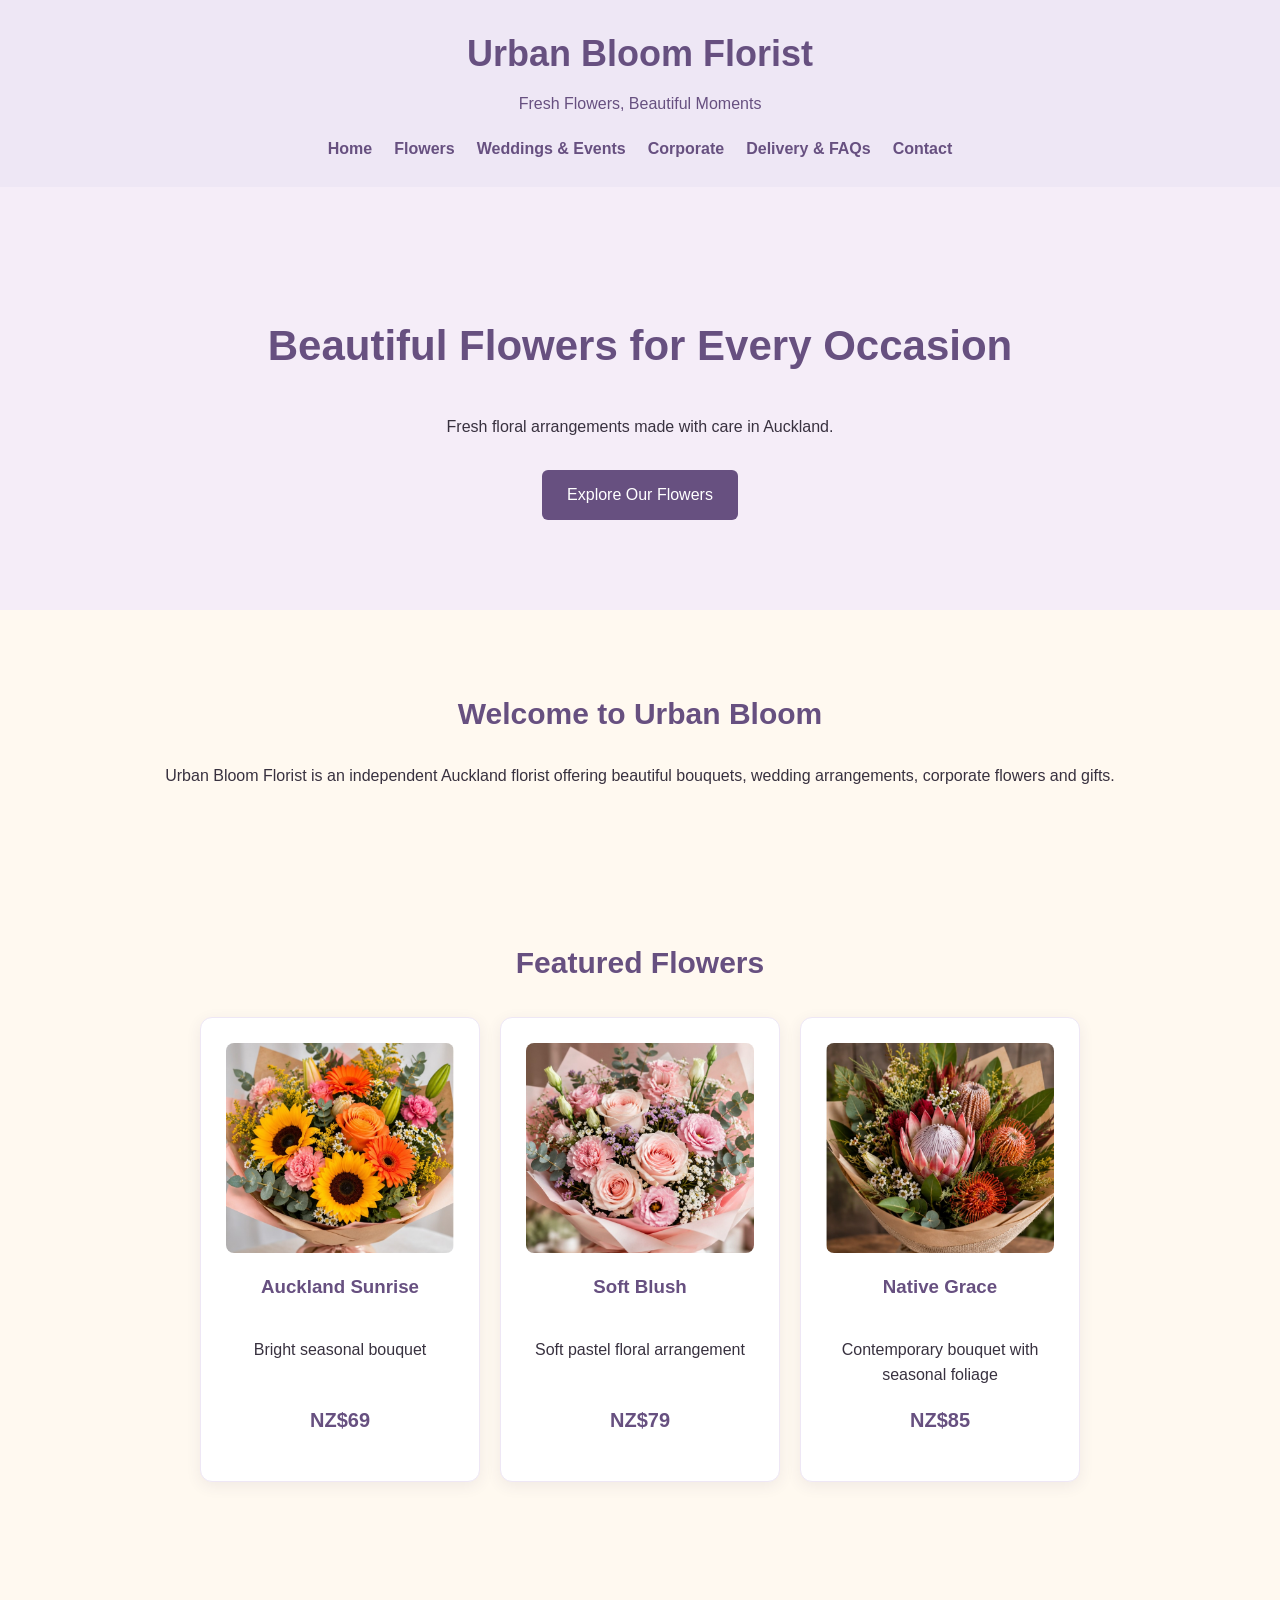
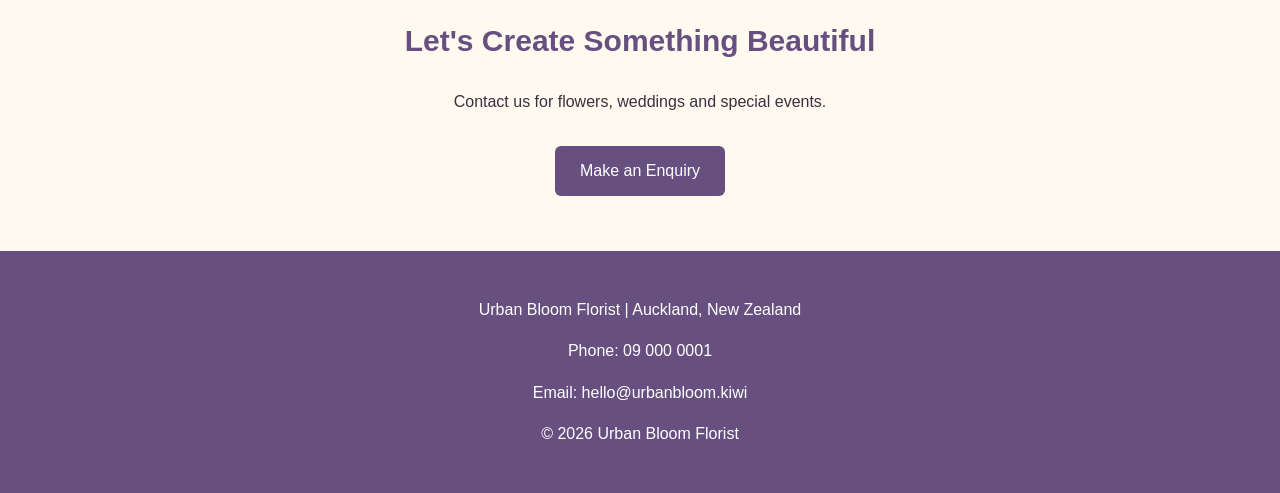
<file: index.html>
<!DOCTYPE html>
<html lang="en">
<head>
    <meta charset="UTF-8">
    <meta name="viewport" content="width=device-width, initial-scale=1.0">
    <title>Urban Bloom Florist | Auckland</title>
    <link rel="stylesheet" href="css/style.css">
</head>

<body>
    <header>
        <h1>Urban Bloom Florist</h1>
        <p>Fresh Flowers, Beautiful Moments</p>

        <nav aria-label="Main navigation">
            <a href="index.html">Home</a>
            <a href="flowers.html">Flowers</a>
            <a href="weddings.html">Weddings & Events</a>
            <a href="corporate.html">Corporate</a>
            <a href="delivery.html">Delivery & FAQs</a>
            <a href="contact.html">Contact</a>
        </nav>
    </header>

    <main>
        <section>
            <h2>Beautiful Flowers for Every Occasion</h2>
            <p>Fresh floral arrangements made with care in Auckland.</p>
            <a href="flowers.html">Explore Our Flowers</a>
        </section>

        <section>
            <h2>Welcome to Urban Bloom</h2>
            <p>
                Urban Bloom Florist is an independent Auckland
                florist offering beautiful bouquets, wedding
                arrangements, corporate flowers and gifts.
            </p>
        </section>
 
<section class="featured">
    <h2>Featured Flowers</h2>

    <div class="products">

        <article>
            <img src="images/auckland-sunrise.jpg"
                 alt="Colourful Auckland Sunrise bouquet">
            <h3>Auckland Sunrise</h3>
            <p>Bright seasonal bouquet</p>
            <p class="price">NZ$69</p>
        </article>

        <article>
            <img src="images/soft-blush.jpg"
                 alt="Soft pink floral bouquet">
            <h3>Soft Blush</h3>
            <p>Soft pastel floral arrangement</p>
            <p class="price">NZ$79</p>
        </article>

        <article>
            <img src="images/native-grace.jpg"
                 alt="Native-inspired bouquet with greenery">
            <h3>Native Grace</h3>
            <p>Contemporary bouquet with seasonal foliage</p>
            <p class="price">NZ$85</p>
        </article>

    </div>
</section>

        <section>
            <h2>Let's Create Something Beautiful</h2>
            <p>Contact us for flowers, weddings and special events.</p>
            <a href="contact.html">Make an Enquiry</a>
        </section>
    </main>

    <footer>
        <p>Urban Bloom Florist | Auckland, New Zealand</p>
        <p>Phone: 09 000 0001</p>
        <p>Email: hello@urbanbloom.kiwi</p>
        <p>&copy; 2026 Urban Bloom Florist</p>
    </footer>

    <script src="js/script.js"></script>
</body>
</html>
</file>
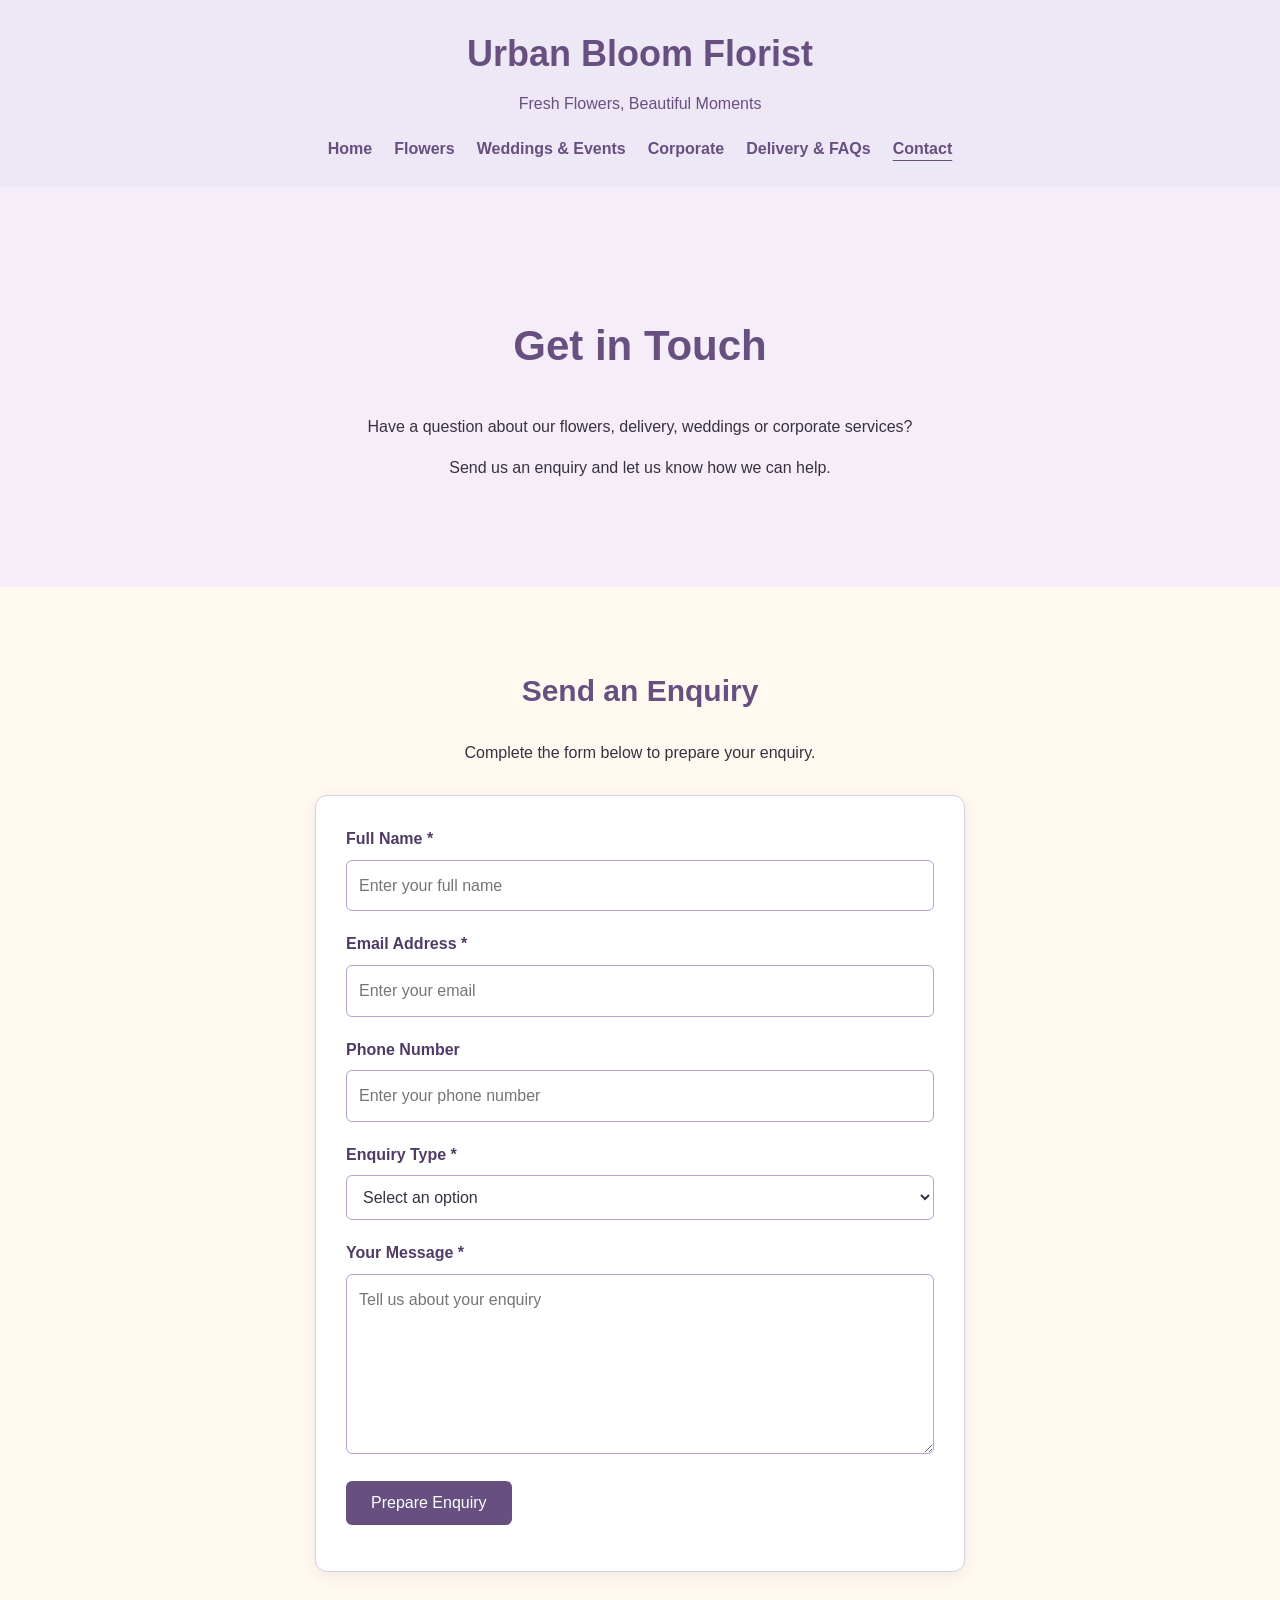
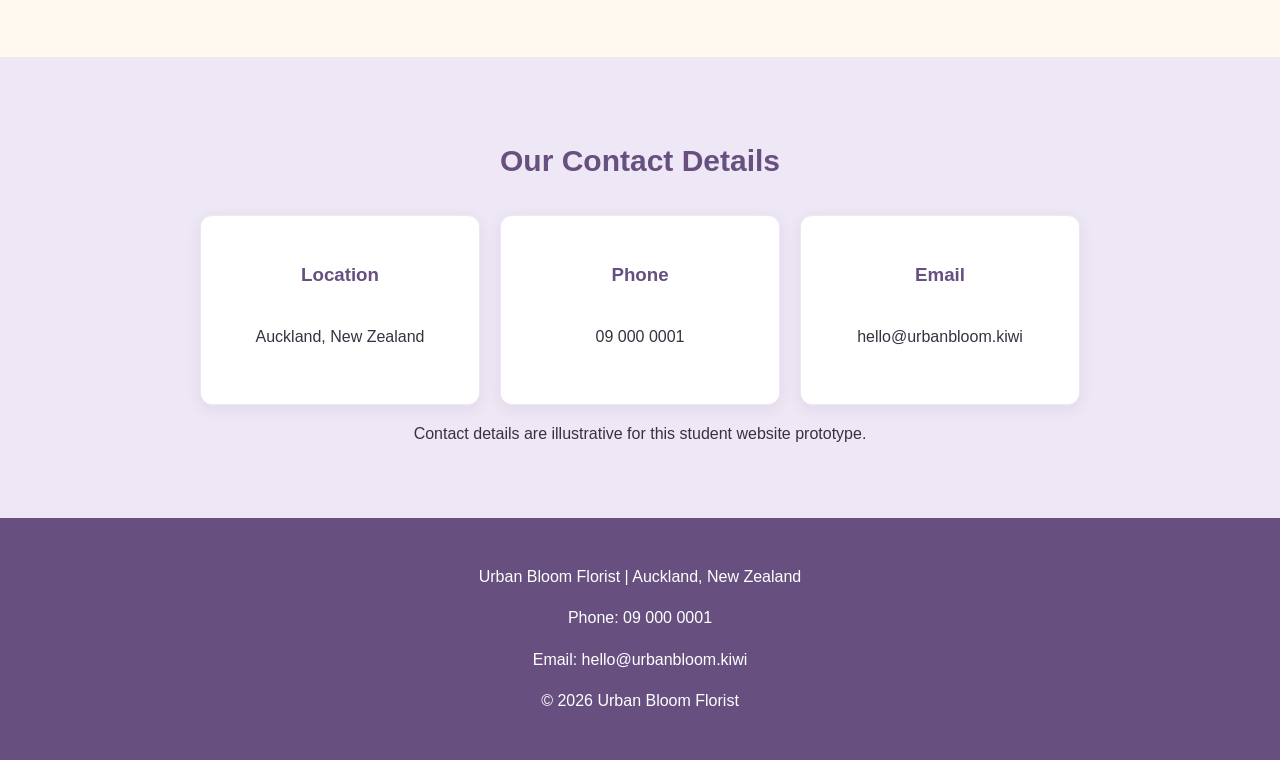
<file: contact.html>
<!DOCTYPE html>
<html lang="en">
<head>
    <meta charset="UTF-8">
    <meta name="viewport" content="width=device-width, initial-scale=1.0">
    <title>Contact Us | Urban Bloom Florist</title>
    <link rel="stylesheet" href="css/style.css">
</head>

<body>

<header>
    <h1>Urban Bloom Florist</h1>
    <p>Fresh Flowers, Beautiful Moments</p>

    <nav aria-label="Main navigation">
        <a href="index.html">Home</a>
        <a href="flowers.html">Flowers</a>
        <a href="weddings.html">Weddings & Events</a>
        <a href="corporate.html">Corporate</a>
        <a href="delivery.html">Delivery & FAQs</a>
        <a href="contact.html" aria-current="page">Contact</a>
    </nav>
</header>

<main>

    <section class="contact-intro">
        <h2>Get in Touch</h2>
        <p>
            Have a question about our flowers, delivery,
            weddings or corporate services?
        </p>
        <p>
            Send us an enquiry and let us know
            how we can help.
        </p>
    </section>

    <section class="contact-section">
        <h2>Send an Enquiry</h2>
        <p>Complete the form below to prepare your enquiry.</p>

        <form id="contactForm">

            <div class="form-group">
                <label for="fullName">Full Name *</label>
                <input type="text" id="fullName"
                       name="fullName"
                       placeholder="Enter your full name"
                       autocomplete="name"
                       required>
            </div>

            <div class="form-group">
                <label for="email">Email Address *</label>
                <input type="email" id="email"
                       name="email"
                       placeholder="Enter your email"
                       autocomplete="email"
                       required>
            </div>

            <div class="form-group">
                <label for="phone">Phone Number</label>
                <input type="tel" id="phone"
                       name="phone"
                       placeholder="Enter your phone number"
                       autocomplete="tel">
            </div>

            <div class="form-group">
                <label for="enquiryType">Enquiry Type *</label>
                <select id="enquiryType"
                        name="enquiryType" required>
                    <option value="">Select an option</option>
                    <option value="Flower Order">Flower Order</option>
                    <option value="Wedding & Event">Wedding & Event</option>
                    <option value="Corporate Flowers">Corporate Flowers</option>
                    <option value="Delivery">Delivery</option>
                    <option value="Other">Other</option>
                </select>
            </div>

            <div class="form-group">
                <label for="message">Your Message *</label>
                <textarea id="message"
                          name="message"
                          rows="6"
                          placeholder="Tell us about your enquiry"
                          required></textarea>
            </div>

            <button type="submit" class="submit-btn">
                Prepare Enquiry
            </button>

            <p id="formMessage" role="status" aria-live="polite"></p>

        </form>
    </section>

    <section class="contact-details">
        <h2>Our Contact Details</h2>

        <div class="products">
            <article>
                <h3>Location</h3>
                <p>Auckland, New Zealand</p>
            </article>

            <article>
                <h3>Phone</h3>
                <p>09 000 0001</p>
            </article>

            <article>
                <h3>Email</h3>
                <p>hello@urbanbloom.kiwi</p>
            </article>
        </div>

        <p>
            Contact details are illustrative for this
            student website prototype.
        </p>
    </section>

</main>

<footer>
    <p>Urban Bloom Florist | Auckland, New Zealand</p>
    <p>Phone: 09 000 0001</p>
    <p>Email: hello@urbanbloom.kiwi</p>
    <p>&copy; 2026 Urban Bloom Florist</p>
</footer>

<script src="js/script.js"></script>

</body>
</html>
</file>
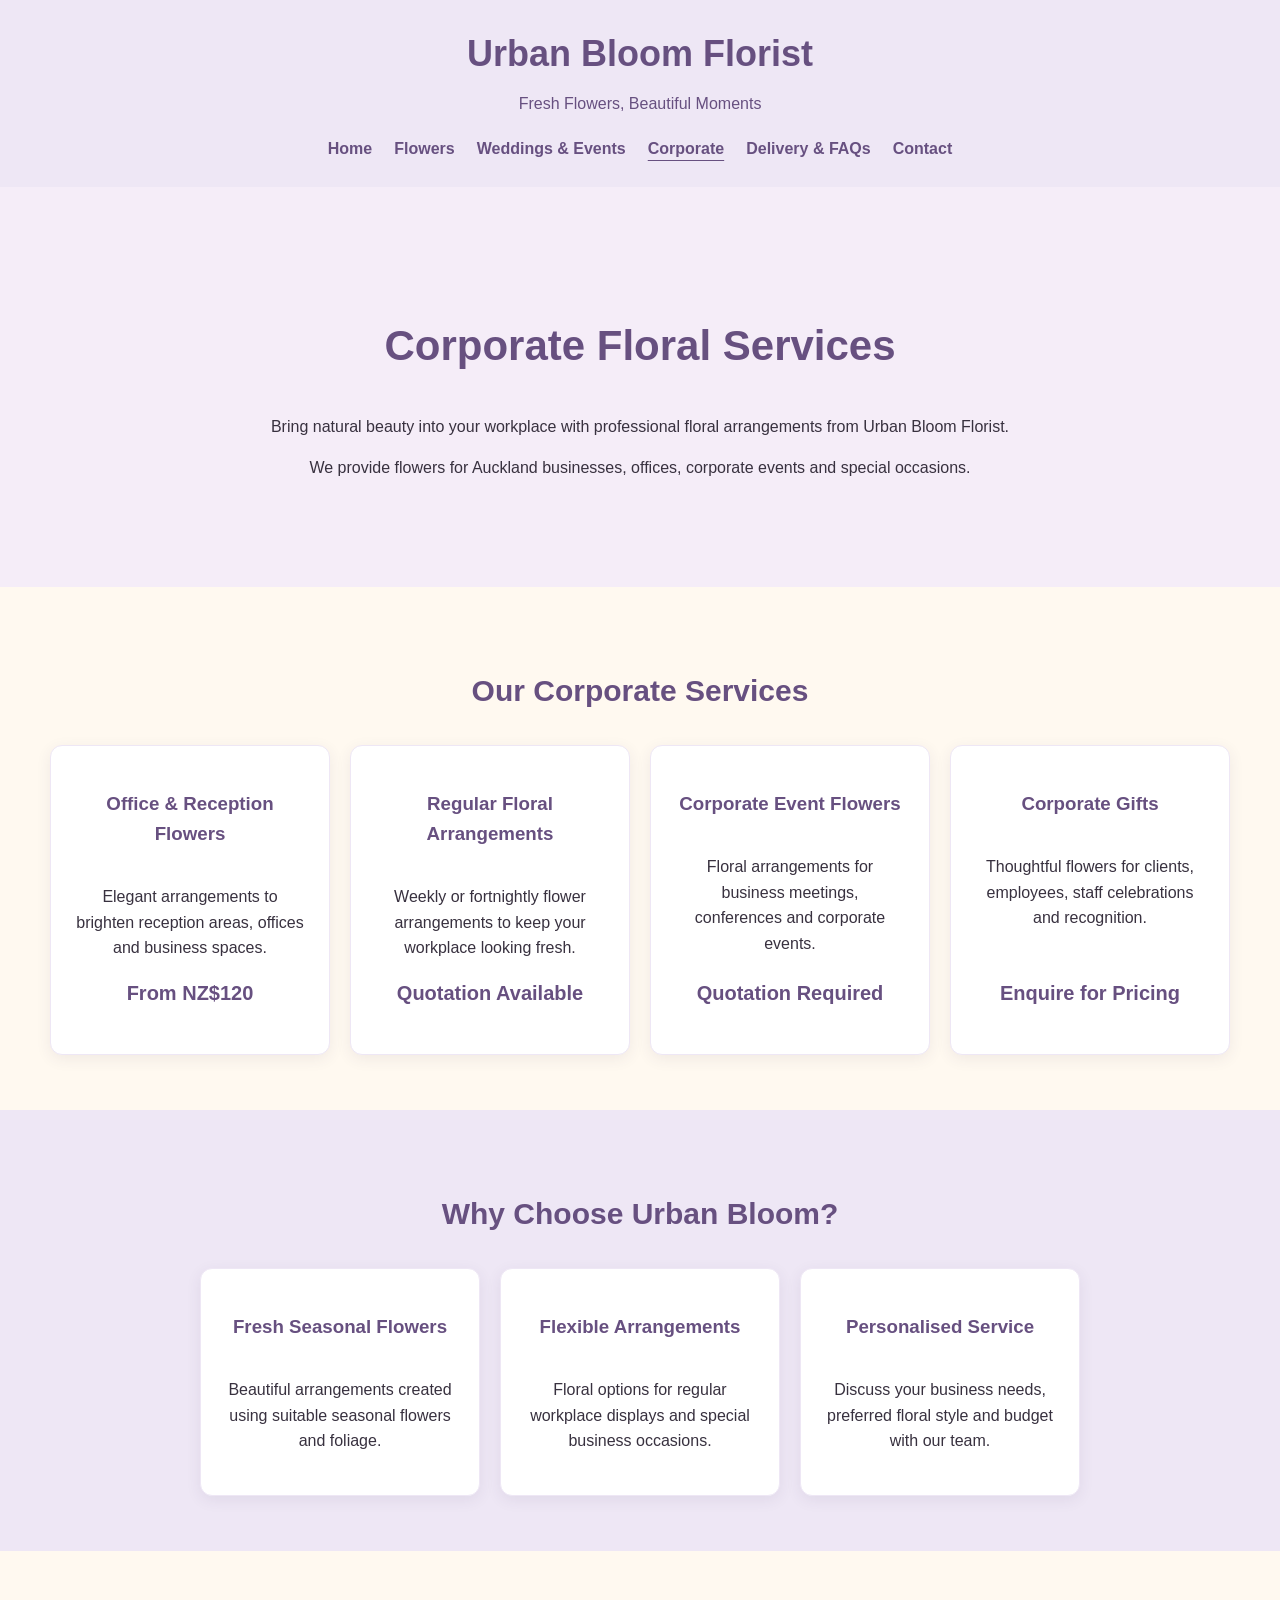
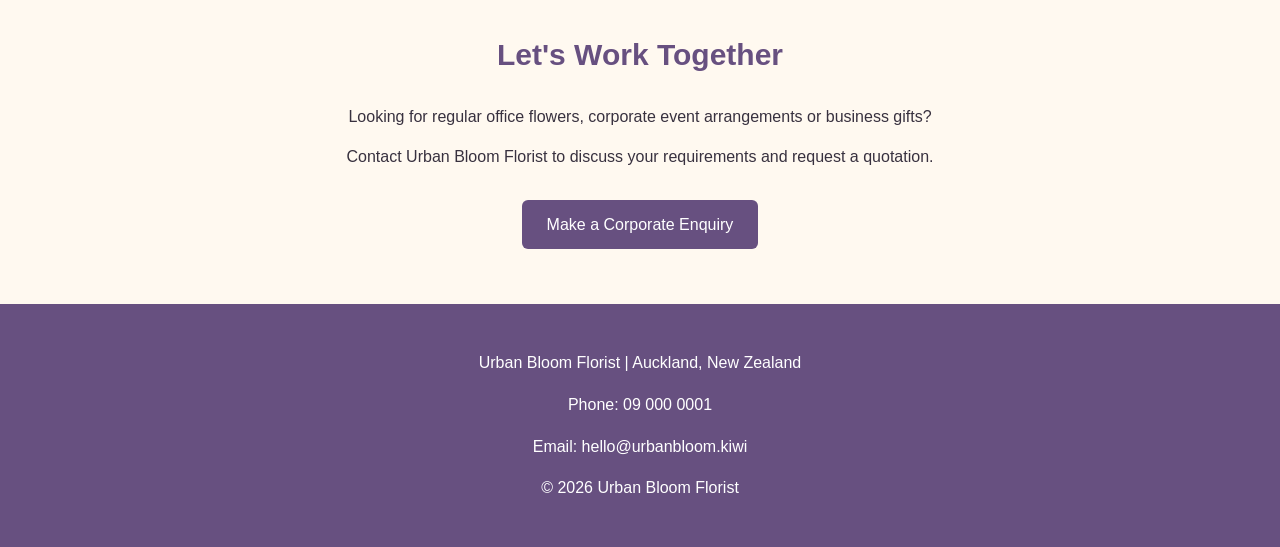
<file: corporate.html>
<!DOCTYPE html>
<html lang="en">
<head>
    <meta charset="UTF-8">
    <meta name="viewport" content="width=device-width, initial-scale=1.0">
    <title>Corporate Flowers | Urban Bloom Florist</title>
    <link rel="stylesheet" href="css/style.css">
</head>

<body>

<header>
    <h1>Urban Bloom Florist</h1>
    <p>Fresh Flowers, Beautiful Moments</p>

    <nav aria-label="Main navigation">
        <a href="index.html">Home</a>
        <a href="flowers.html">Flowers</a>
        <a href="weddings.html">Weddings & Events</a>
        <a href="corporate.html" aria-current="page">Corporate</a>
        <a href="delivery.html">Delivery & FAQs</a>
        <a href="contact.html">Contact</a>
    </nav>
</header>

<main>

    <section class="corporate-intro">
        <h2>Corporate Floral Services</h2>
        <p>
            Bring natural beauty into your workplace with
            professional floral arrangements from Urban Bloom Florist.
        </p>
        <p>
            We provide flowers for Auckland businesses,
            offices, corporate events and special occasions.
        </p>
    </section>

    <section class="corporate-services">
        <h2>Our Corporate Services</h2>

        <div class="products">

            <article>
                <h3>Office & Reception Flowers</h3>
                <p>
                    Elegant arrangements to brighten reception
                    areas, offices and business spaces.
                </p>
                <p class="price">From NZ$120</p>
            </article>

            <article>
                <h3>Regular Floral Arrangements</h3>
                <p>
                    Weekly or fortnightly flower arrangements
                    to keep your workplace looking fresh.
                </p>
                <p class="price">Quotation Available</p>
            </article>

            <article>
                <h3>Corporate Event Flowers</h3>
                <p>
                    Floral arrangements for business meetings,
                    conferences and corporate events.
                </p>
                <p class="price">Quotation Required</p>
            </article>

            <article>
                <h3>Corporate Gifts</h3>
                <p>
                    Thoughtful flowers for clients, employees,
                    staff celebrations and recognition.
                </p>
                <p class="price">Enquire for Pricing</p>
            </article>

        </div>
    </section>

    <section class="corporate-benefits">
        <h2>Why Choose Urban Bloom?</h2>

        <div class="products">

            <article>
                <h3>Fresh Seasonal Flowers</h3>
                <p>
                    Beautiful arrangements created using
                    suitable seasonal flowers and foliage.
                </p>
            </article>

            <article>
                <h3>Flexible Arrangements</h3>
                <p>
                    Floral options for regular workplace
                    displays and special business occasions.
                </p>
            </article>

            <article>
                <h3>Personalised Service</h3>
                <p>
                    Discuss your business needs, preferred
                    floral style and budget with our team.
                </p>
            </article>

        </div>
    </section>

    <section class="corporate-contact">
        <h2>Let's Work Together</h2>

        <p>
            Looking for regular office flowers, corporate
            event arrangements or business gifts?
        </p>

        <p>
            Contact Urban Bloom Florist to discuss your
            requirements and request a quotation.
        </p>

        <a href="contact.html">Make a Corporate Enquiry</a>
    </section>

</main>

<footer>
    <p>Urban Bloom Florist | Auckland, New Zealand</p>
    <p>Phone: 09 000 0001</p>
    <p>Email: hello@urbanbloom.kiwi</p>
    <p>&copy; 2026 Urban Bloom Florist</p>
</footer>

<script src="js/script.js"></script>

</body>
</html>
</file>
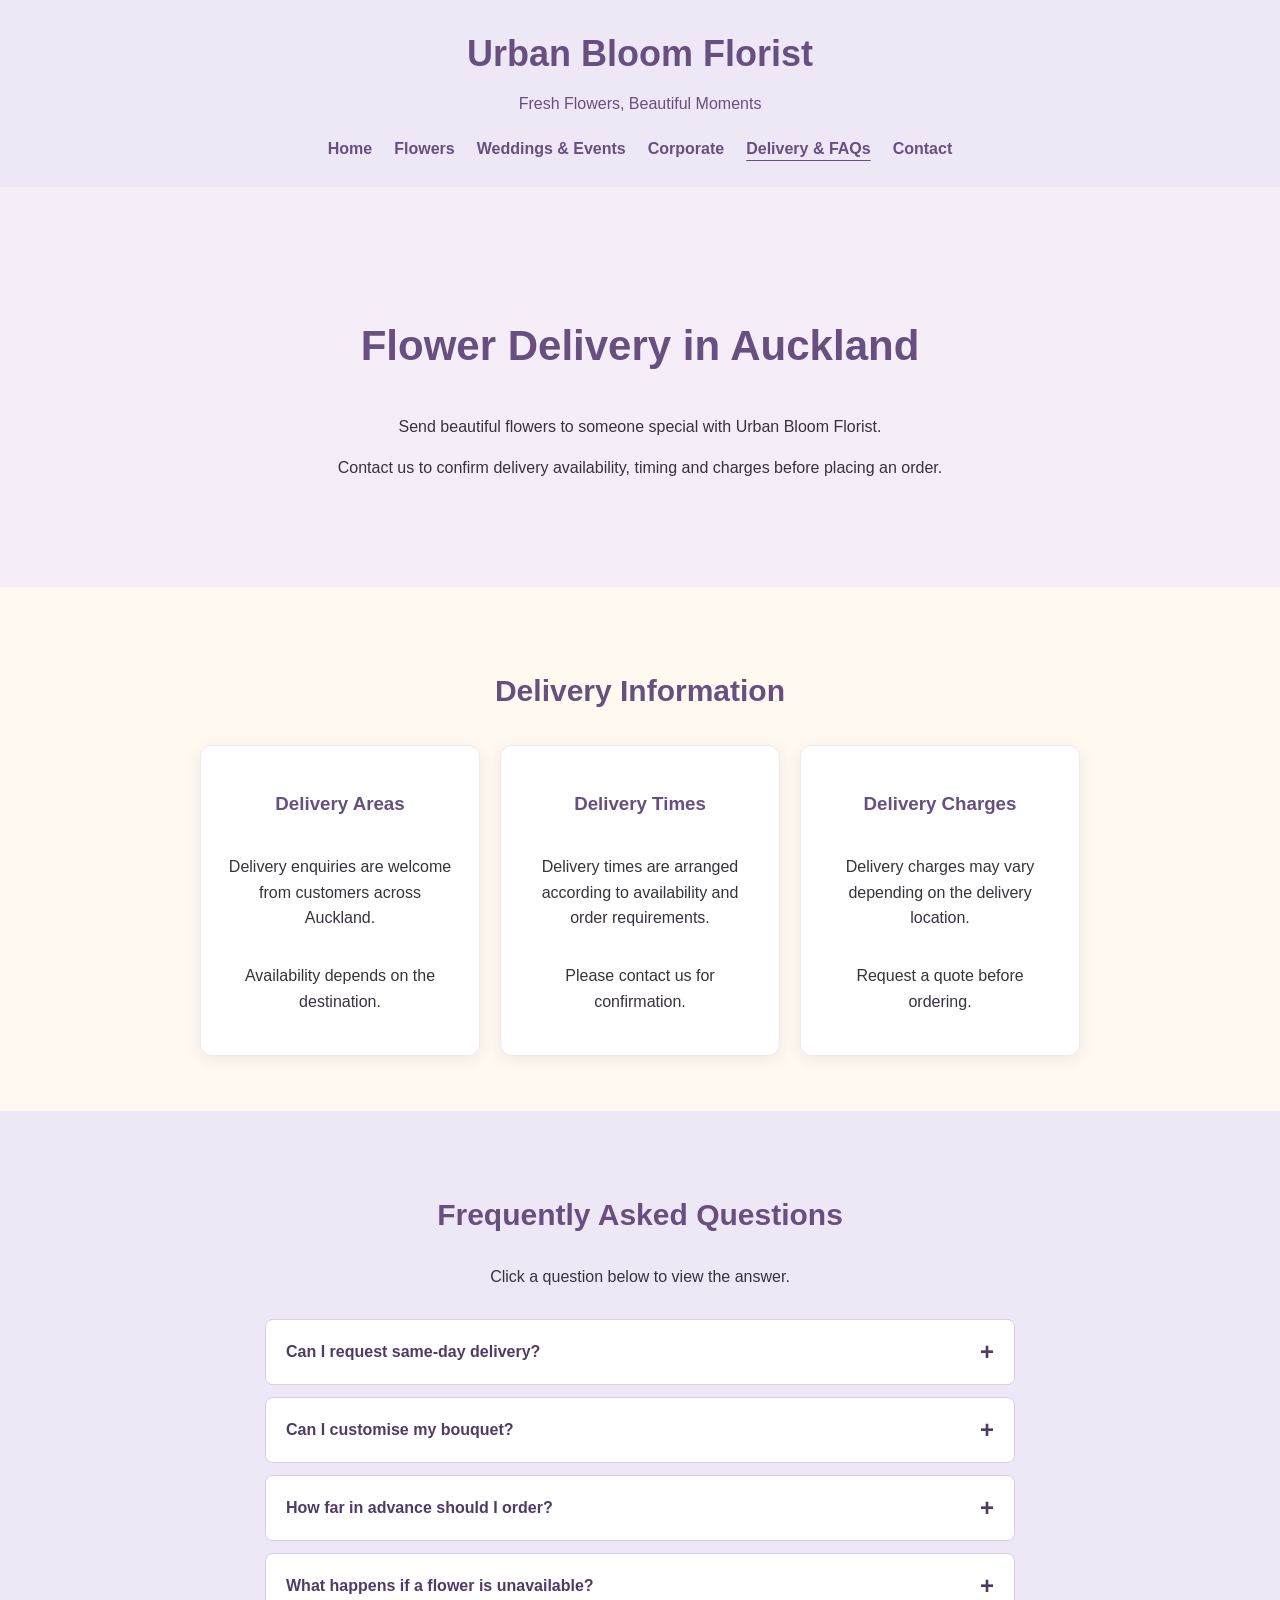
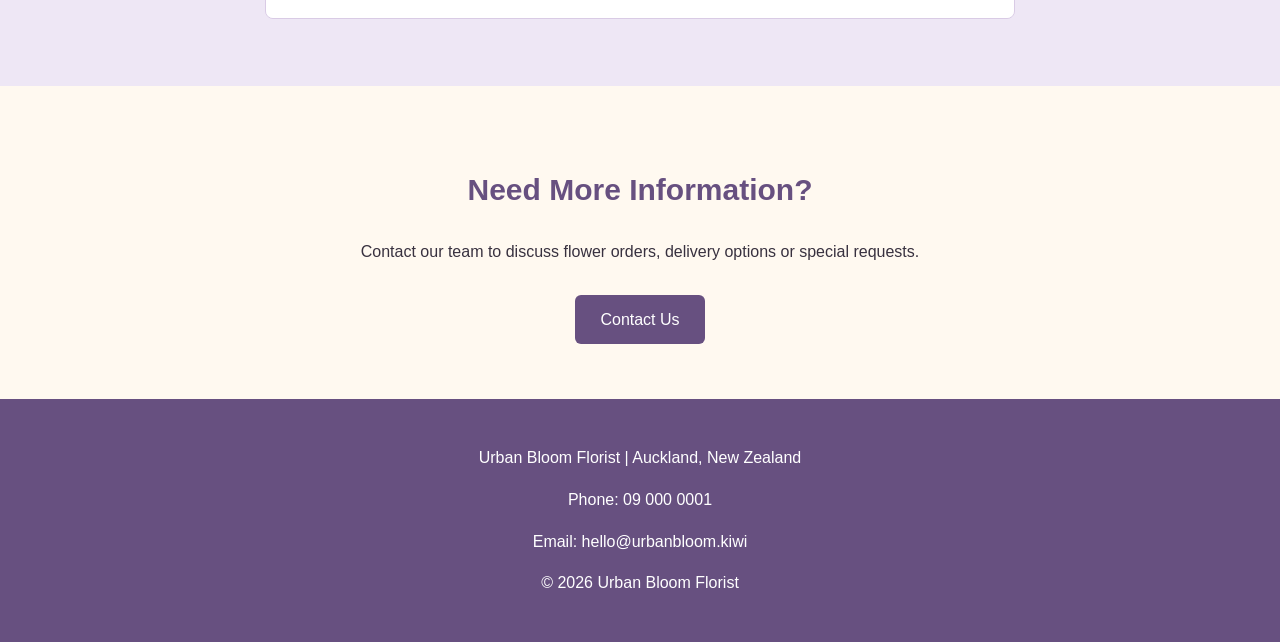
<file: delivery.html>
<!DOCTYPE html>
<html lang="en">
<head>
    <meta charset="UTF-8">
    <meta name="viewport" content="width=device-width, initial-scale=1.0">
    <title>Delivery & FAQs | Urban Bloom Florist</title>
    <link rel="stylesheet" href="css/style.css">
</head>

<body>

<header>
    <h1>Urban Bloom Florist</h1>
    <p>Fresh Flowers, Beautiful Moments</p>

    <nav aria-label="Main navigation">
        <a href="index.html">Home</a>
        <a href="flowers.html">Flowers</a>
        <a href="weddings.html">Weddings & Events</a>
        <a href="corporate.html">Corporate</a>
        <a href="delivery.html" aria-current="page">Delivery & FAQs</a>
        <a href="contact.html">Contact</a>
    </nav>
</header>

<main>

    <section class="delivery-intro">
        <h2>Flower Delivery in Auckland</h2>
        <p>
            Send beautiful flowers to someone special with
            Urban Bloom Florist.
        </p>
        <p>
            Contact us to confirm delivery availability,
            timing and charges before placing an order.
        </p>
    </section>

    <section class="delivery-info">
        <h2>Delivery Information</h2>

        <div class="products">

            <article>
                <h3>Delivery Areas</h3>
                <p>
                    Delivery enquiries are welcome from
                    customers across Auckland.
                </p>
                <p>
                    Availability depends on the destination.
                </p>
            </article>

            <article>
                <h3>Delivery Times</h3>
                <p>
                    Delivery times are arranged according
                    to availability and order requirements.
                </p>
                <p>
                    Please contact us for confirmation.
                </p>
            </article>

            <article>
                <h3>Delivery Charges</h3>
                <p>
                    Delivery charges may vary depending
                    on the delivery location.
                </p>
                <p>
                    Request a quote before ordering.
                </p>
            </article>

        </div>
    </section>

    <section class="faq-section">
        <h2>Frequently Asked Questions</h2>
        <p>Click a question below to view the answer.</p>

        <div class="faq-container">

            <div class="faq-item">
                <button class="faq-question"
                        aria-expanded="false"
                        aria-controls="faq-answer-1">
                    Can I request same-day delivery?
                    <span aria-hidden="true">+</span>
                </button>
                <div class="faq-answer" id="faq-answer-1" hidden>
                    <p>
                        Same-day delivery may be available
                        depending on order time, flower
                        availability and delivery location.
                        Please contact us to confirm.
                    </p>
                </div>
            </div>

            <div class="faq-item">
                <button class="faq-question"
                        aria-expanded="false"
                        aria-controls="faq-answer-2">
                    Can I customise my bouquet?
                    <span aria-hidden="true">+</span>
                </button>
                <div class="faq-answer" id="faq-answer-2" hidden>
                    <p>
                        Yes, customers can enquire about
                        preferred colours, flowers and
                        arrangement styles.
                    </p>
                </div>
            </div>

            <div class="faq-item">
                <button class="faq-question"
                        aria-expanded="false"
                        aria-controls="faq-answer-3">
                    How far in advance should I order?
                    <span aria-hidden="true">+</span>
                </button>
                <div class="faq-answer" id="faq-answer-3" hidden>
                    <p>
                        Ordering in advance is recommended,
                        particularly for weddings, events
                        and customised arrangements.
                    </p>
                </div>
            </div>

            <div class="faq-item">
                <button class="faq-question"
                        aria-expanded="false"
                        aria-controls="faq-answer-4">
                    What happens if a flower is unavailable?
                    <span aria-hidden="true">+</span>
                </button>
                <div class="faq-answer" id="faq-answer-4" hidden>
                    <p>
                        Flower availability can vary by season.
                        We can discuss suitable alternatives
                        before confirming your order.
                    </p>
                </div>
            </div>

        </div>
    </section>

    <section class="delivery-contact">
        <h2>Need More Information?</h2>
        <p>
            Contact our team to discuss flower orders,
            delivery options or special requests.
        </p>
        <a href="contact.html">Contact Us</a>
    </section>

</main>

<footer>
    <p>Urban Bloom Florist | Auckland, New Zealand</p>
    <p>Phone: 09 000 0001</p>
    <p>Email: hello@urbanbloom.kiwi</p>
    <p>&copy; 2026 Urban Bloom Florist</p>
</footer>

<script src="js/script.js"></script>

</body>
</html>
</file>
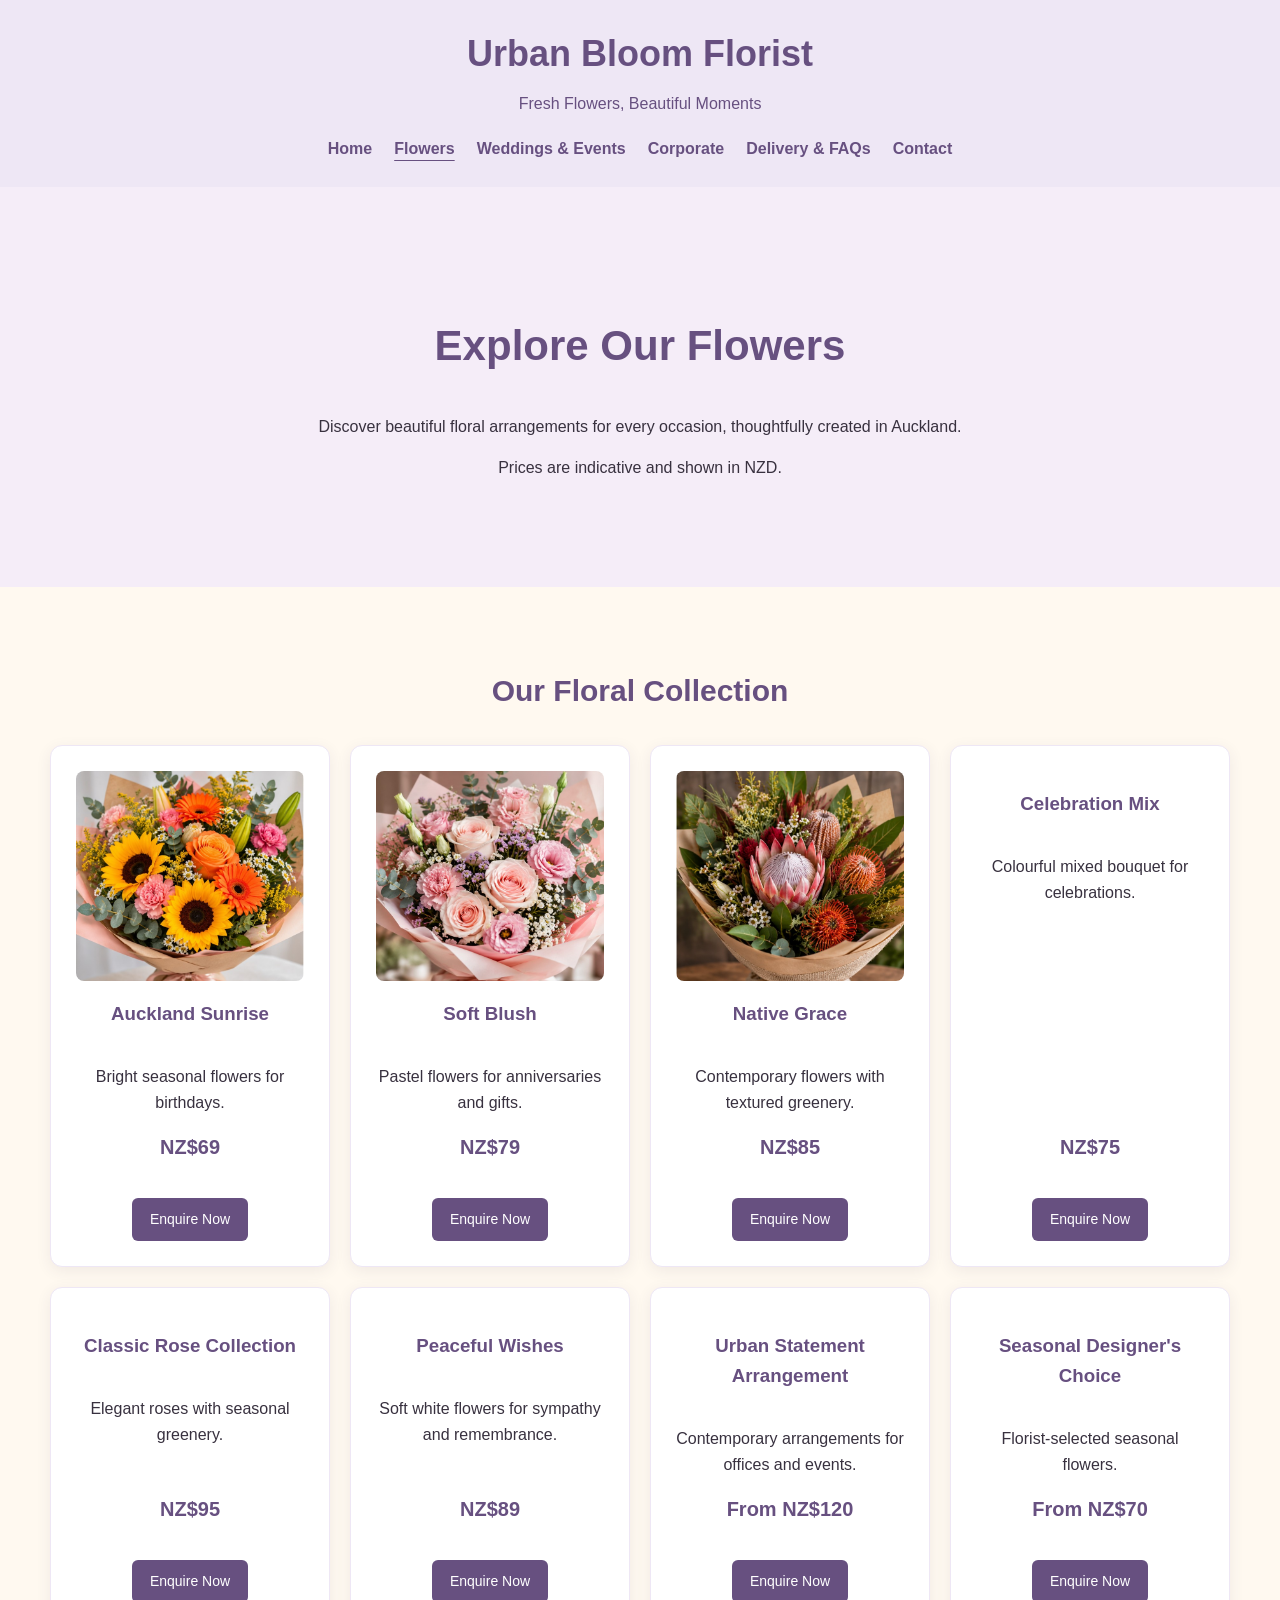
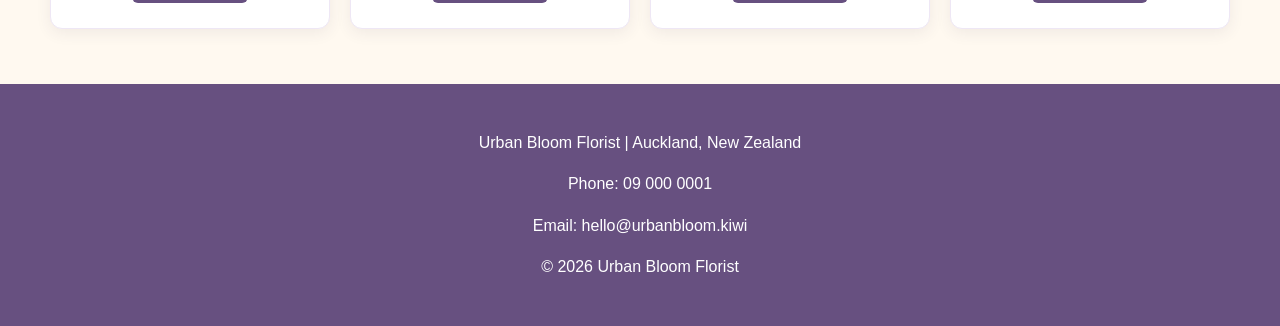
<file: flowers.html>
<!DOCTYPE html>
<html lang="en">
<head>
    <meta charset="UTF-8">
    <meta name="viewport" content="width=device-width, initial-scale=1.0">
    <title>Our Flowers | Urban Bloom Florist</title>
    <link rel="stylesheet" href="css/style.css">
</head>
<body>

<header>
    <h1>Urban Bloom Florist</h1>
    <p>Fresh Flowers, Beautiful Moments</p>

    <nav aria-label="Main navigation">
        <a href="index.html">Home</a>
        <a href="flowers.html" aria-current="page">Flowers</a>
        <a href="weddings.html">Weddings & Events</a>
        <a href="corporate.html">Corporate</a>
        <a href="delivery.html">Delivery & FAQs</a>
        <a href="contact.html">Contact</a>
    </nav>
</header>

<main>
    <section class="flower-intro">
        <h2>Explore Our Flowers</h2>
        <p>
            Discover beautiful floral arrangements for
            every occasion, thoughtfully created in Auckland.
        </p>
        <p>Prices are indicative and shown in NZD.</p>
    </section>

    <section class="featured">
        <h2>Our Floral Collection</h2>

        <div class="products">

            <article>
                <img src="images/auckland-sunrise.jpg"
                     alt="Bright colourful seasonal bouquet">
                <h3>Auckland Sunrise</h3>
                <p>Bright seasonal flowers for birthdays.</p>
                <p class="price">NZ$69</p>
                <a href="contact.html">Enquire Now</a>
            </article>

            <article>
                <img src="images/soft-blush.jpg"
                     alt="Soft pink and pastel flower bouquet">
                <h3>Soft Blush</h3>
                <p>Pastel flowers for anniversaries and gifts.</p>
                <p class="price">NZ$79</p>
                <a href="contact.html">Enquire Now</a>
            </article>

            <article>
                <img src="images/native-grace.jpg"
                     alt="Native-inspired flowers with foliage">
                <h3>Native Grace</h3>
                <p>Contemporary flowers with textured greenery.</p>
                <p class="price">NZ$85</p>
                <a href="contact.html">Enquire Now</a>
            </article>

            <article>
                <h3>Celebration Mix</h3>
                <p>Colourful mixed bouquet for celebrations.</p>
                <p class="price">NZ$75</p>
                <a href="contact.html">Enquire Now</a>
            </article>

            <article>
                <h3>Classic Rose Collection</h3>
                <p>Elegant roses with seasonal greenery.</p>
                <p class="price">NZ$95</p>
                <a href="contact.html">Enquire Now</a>
            </article>

            <article>
                <h3>Peaceful Wishes</h3>
                <p>Soft white flowers for sympathy and remembrance.</p>
                <p class="price">NZ$89</p>
                <a href="contact.html">Enquire Now</a>
            </article>

            <article>
                <h3>Urban Statement Arrangement</h3>
                <p>Contemporary arrangements for offices and events.</p>
                <p class="price">From NZ$120</p>
                <a href="contact.html">Enquire Now</a>
            </article>

            <article>
                <h3>Seasonal Designer's Choice</h3>
                <p>Florist-selected seasonal flowers.</p>
                <p class="price">From NZ$70</p>
                <a href="contact.html">Enquire Now</a>
            </article>

        </div>
    </section>
</main>

<footer>
    <p>Urban Bloom Florist | Auckland, New Zealand</p>
    <p>Phone: 09 000 0001</p>
    <p>Email: hello@urbanbloom.kiwi</p>
    <p>&copy; 2026 Urban Bloom Florist</p>
</footer>

<script src="js/script.js"></script>
</body>
</html>
</file>
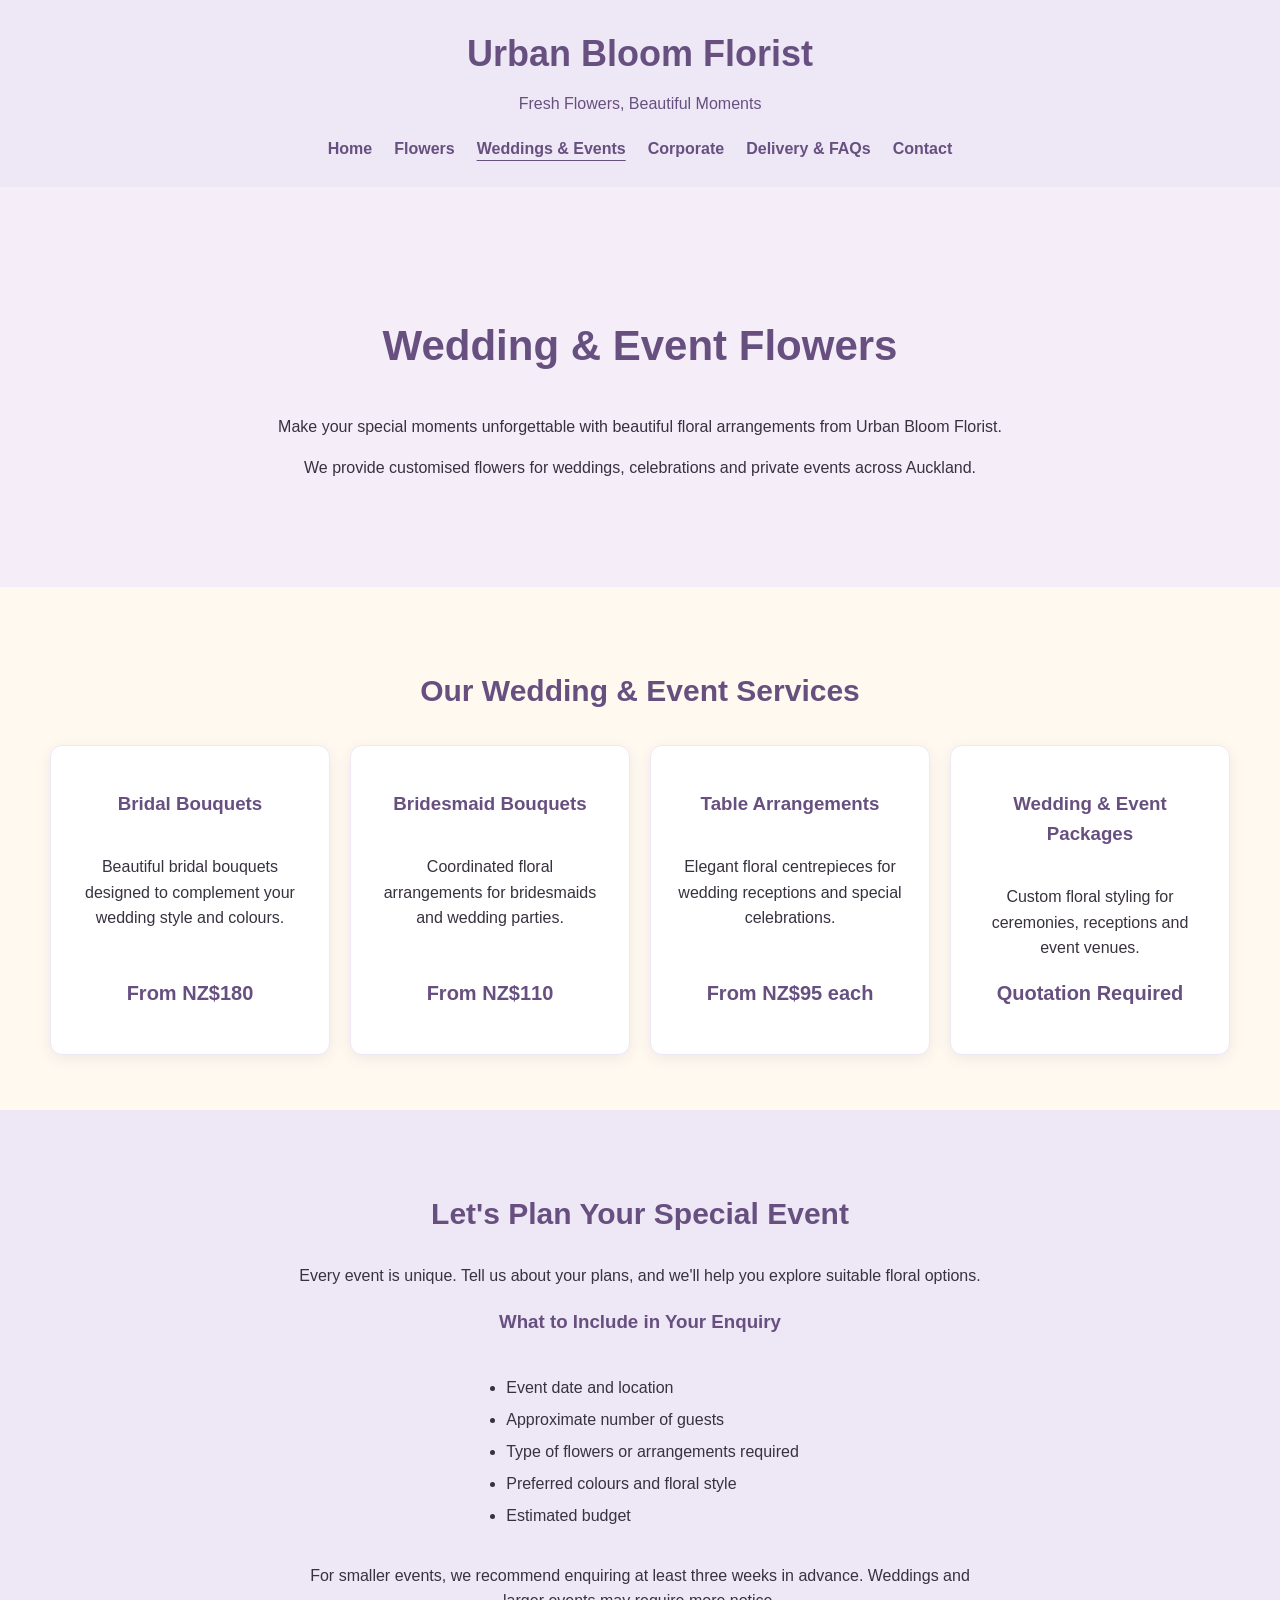
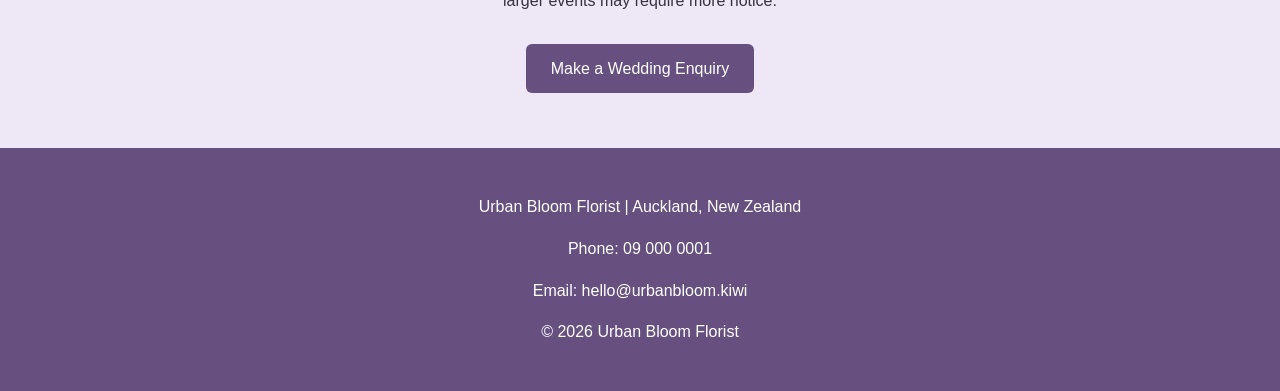
<file: weddings.html>
<!DOCTYPE html>
<html lang="en">
<head>
    <meta charset="UTF-8">
    <meta name="viewport" content="width=device-width, initial-scale=1.0">
    <title>Weddings & Events | Urban Bloom Florist</title>
    <link rel="stylesheet" href="css/style.css">
</head>

<body>

<header>
    <h1>Urban Bloom Florist</h1>
    <p>Fresh Flowers, Beautiful Moments</p>

    <nav aria-label="Main navigation">
        <a href="index.html">Home</a>
        <a href="flowers.html">Flowers</a>
        <a href="weddings.html" aria-current="page">Weddings & Events</a>
        <a href="corporate.html">Corporate</a>
        <a href="delivery.html">Delivery & FAQs</a>
        <a href="contact.html">Contact</a>
    </nav>
</header>

<main>

    <section class="wedding-intro">
        <h2>Wedding & Event Flowers</h2>
        <p>
            Make your special moments unforgettable with
            beautiful floral arrangements from Urban Bloom Florist.
        </p>
        <p>
            We provide customised flowers for weddings,
            celebrations and private events across Auckland.
        </p>
    </section>

    <section class="wedding-services">
        <h2>Our Wedding & Event Services</h2>

        <div class="products">

            <article>
                <h3>Bridal Bouquets</h3>
                <p>
                    Beautiful bridal bouquets designed to
                    complement your wedding style and colours.
                </p>
                <p class="price">From NZ$180</p>
            </article>

            <article>
                <h3>Bridesmaid Bouquets</h3>
                <p>
                    Coordinated floral arrangements for
                    bridesmaids and wedding parties.
                </p>
                <p class="price">From NZ$110</p>
            </article>

            <article>
                <h3>Table Arrangements</h3>
                <p>
                    Elegant floral centrepieces for wedding
                    receptions and special celebrations.
                </p>
                <p class="price">From NZ$95 each</p>
            </article>

            <article>
                <h3>Wedding & Event Packages</h3>
                <p>
                    Custom floral styling for ceremonies,
                    receptions and event venues.
                </p>
                <p class="price">Quotation Required</p>
            </article>

        </div>
    </section>

    <section class="event-details">
        <h2>Let's Plan Your Special Event</h2>

        <p>
            Every event is unique. Tell us about your plans,
            and we'll help you explore suitable floral options.
        </p>

        <h3>What to Include in Your Enquiry</h3>

        <ul class="event-list">
            <li>Event date and location</li>
            <li>Approximate number of guests</li>
            <li>Type of flowers or arrangements required</li>
            <li>Preferred colours and floral style</li>
            <li>Estimated budget</li>
        </ul>

        <p>
            For smaller events, we recommend enquiring at
            least three weeks in advance. Weddings and
            larger events may require more notice.
        </p>

        <a href="contact.html">Make a Wedding Enquiry</a>
    </section>

</main>

<footer>
    <p>Urban Bloom Florist | Auckland, New Zealand</p>
    <p>Phone: 09 000 0001</p>
    <p>Email: hello@urbanbloom.kiwi</p>
    <p>&copy; 2026 Urban Bloom Florist</p>
</footer>

<script src="js/script.js"></script>

</body>
</html>
</file>
<file: css/style.css>
/* Urban Bloom Florist - Lavender & Cream Theme */

* {
    box-sizing: border-box;
}

body {
    margin: 0;
    font-family: Arial, sans-serif;
    background-color: #FFF9F0;
    color: #38313F;
    line-height: 1.6;
}

/* Header and Navigation */

header {
    background-color: #EEE7F5;
    text-align: center;
    padding: 25px 20px;
}

header h1 {
    color: #675080;
    font-size: 36px;
    margin: 0;
}

header p {
    color: #675080;
    margin: 8px 0 20px;
}

nav {
    display: flex;
    justify-content: center;
    flex-wrap: wrap;
    gap: 22px;
}

nav a {
    text-decoration: none;
    color: #675080;
    font-weight: bold;
}

nav a:hover {
    color: #503B66;
}

/* Main Sections */

main section {
    padding: 55px 25px;
    text-align: center;
}

main h2 {
    color: #675080;
    font-size: 30px;
}

/* Hero Section */

main section:first-child {
    background-color: #F5EDF8;
    padding: 90px 25px;
}

main section:first-child h2 {
    font-size: 42px;
}

/* Buttons */

main a {
    display: inline-block;
    background-color: #675080;
    color: #FFFFFF;
    padding: 12px 25px;
    margin-top: 15px;
    border-radius: 6px;
    text-decoration: none;
    transition: background-color 0.3s ease;
}

main a:hover {
    background-color: #503B66;
}

main a:focus-visible,
nav a:focus-visible {
    outline: 3px solid #675080;
    outline-offset: 4px;
}

/* Featured Flower Cards */

article {
    display: inline-block;
    vertical-align: top;
    background-color: #FFFFFF;
    width: 280px;
    min-height: 190px;
    padding: 25px;
    margin: 15px;
    border-radius: 12px;
    border: 1px solid #EEE7F5;
    box-shadow: 0 4px 15px rgba(70, 50, 90, 0.08);
}

article h3 {
    color: #675080;
}

/* Footer */

footer {
    background-color: #675080;
    color: #FFFFFF;
    text-align: center;
    padding: 30px 20px;
}

/* Mobile Responsive Design */

@media (max-width: 600px) {
    header h1 {
        font-size: 28px;
    }

    nav {
        gap: 12px;
    }

    nav a {
        font-size: 14px;
    }

    main section:first-child h2 {
        font-size: 30px;
    }

    article {
        display: block;
        width: 100%;
        max-width: 350px;
        margin: 15px auto;
    }
}

/* Featured Flower Images */

.products {
    display: flex;
    justify-content: center;
    flex-wrap: wrap;
    gap: 20px;
    margin-top: 30px;
}

.products article {
    margin: 0;
    overflow: hidden;
}

.products img {
    width: 100%;
    height: 210px;
    object-fit: cover;
    border-radius: 8px;
}

.products .price {
    color: #675080;
    font-size: 20px;
    font-weight: bold;
}

@media (max-width: 600px) {
    .products {
        flex-direction: column;
        align-items: center;
    }

    .products article {
        width: 100%;
        max-width: 350px;
    }
}

/* Flowers Page */

.flower-intro {
    background-color: #F5EDF8;
}

.products article {
    display: flex;
    flex-direction: column;
    align-items: center;
}

.products article .price {
    margin-top: auto;
}

.products article a {
    font-size: 14px;
    padding: 10px 18px;
}

nav a[aria-current="page"] {
    text-decoration: underline;
    text-underline-offset: 6px;
}

/* Weddings & Events Page */

.wedding-intro {
    background-color: #F5EDF8;
}

.wedding-services {
    background-color: #FFF9F0;
}

.wedding-services .products article {
    min-height: 260px;
    justify-content: space-between;
}

.event-details {
    background-color: #EEE7F5;
}

.event-details h3 {
    color: #675080;
}

.event-list {
    list-style: disc;
    display: inline-block;
    text-align: left;
    max-width: 550px;
    padding-left: 25px;
    line-height: 2;
}

.event-details p {
    max-width: 700px;
    margin: 15px auto;
}

/* Corporate Flowers Page */

.corporate-intro {
    background-color: #F5EDF8;
}

.corporate-services {
    background-color: #FFF9F0;
}

.corporate-services .products article {
    min-height: 260px;
    justify-content: space-between;
}

.corporate-benefits {
    background-color: #EEE7F5;
}

.corporate-benefits .products article {
    min-height: 210px;
}

.corporate-contact {
    background-color: #FFF9F0;
}

.corporate-contact p {
    max-width: 700px;
    margin: 15px auto;
}

/* Delivery & FAQs Page */

.delivery-intro {
    background-color: #F5EDF8;
}

.delivery-info {
    background-color: #FFF9F0;
}

.delivery-info .products article {
    min-height: 230px;
}

.faq-section {
    background-color: #EEE7F5;
}

.faq-container {
    max-width: 750px;
    margin: 30px auto 0;
    text-align: left;
}

.faq-item {
    background-color: white;
    margin-bottom: 12px;
    border-radius: 8px;
    overflow: hidden;
    border: 1px solid #D9CBE5;
}

.faq-question {
    display: flex;
    justify-content: space-between;
    align-items: center;
    gap: 15px;
    width: 100%;
    padding: 18px 20px;
    background-color: white;
    color: #503B66;
    border: none;
    font-size: 16px;
    font-weight: bold;
    text-align: left;
    cursor: pointer;
}

.faq-question:hover {
    background-color: #F5EDF8;
}

.faq-question:focus-visible {
    outline: 3px solid #675080;
    outline-offset: -3px;
}

.faq-question span {
    font-size: 24px;
}

.faq-answer {
    padding: 0 20px 18px;
    color: #38313F;
}

.faq-answer p {
    margin: 0;
}

.delivery-contact {
    background-color: #FFF9F0;
}

.delivery-contact p {
    max-width: 650px;
    margin: 15px auto;
}

/* Contact Page */

.contact-intro {
    background-color: #F5EDF8;
}

.contact-section {
    background-color: #FFF9F0;
}

#contactForm {
    max-width: 650px;
    margin: 30px auto;
    padding: 30px;
    background-color: white;
    border: 1px solid #D9CBE5;
    border-radius: 12px;
    box-shadow: 0 4px 15px rgba(70, 50, 90, 0.08);
    text-align: left;
}

.form-group {
    margin-bottom: 20px;
}

.form-group label {
    display: block;
    margin-bottom: 8px;
    font-weight: bold;
    color: #503B66;
}

.form-group input,
.form-group select,
.form-group textarea {
    width: 100%;
    padding: 12px;
    border: 1px solid #B9A1D0;
    border-radius: 6px;
    font: inherit;
    background-color: white;
    color: #38313F;
}

.form-group input:focus,
.form-group select:focus,
.form-group textarea:focus {
    outline: 2px solid #675080;
    outline-offset: 2px;
}

.submit-btn {
    background-color: #675080;
    color: white;
    padding: 13px 25px;
    border: none;
    border-radius: 6px;
    font-size: 16px;
    cursor: pointer;
}

.submit-btn:hover {
    background-color: #503B66;
}

.submit-btn:focus-visible {
    outline: 3px solid #675080;
    outline-offset: 4px;
}

#formMessage {
    color: #503B66;
    font-weight: bold;
    margin-top: 15px;
}

.contact-details {
    background-color: #EEE7F5;
}

@media (max-width: 600px) {
    #contactForm {
        padding: 20px;
    }
}
</file>
